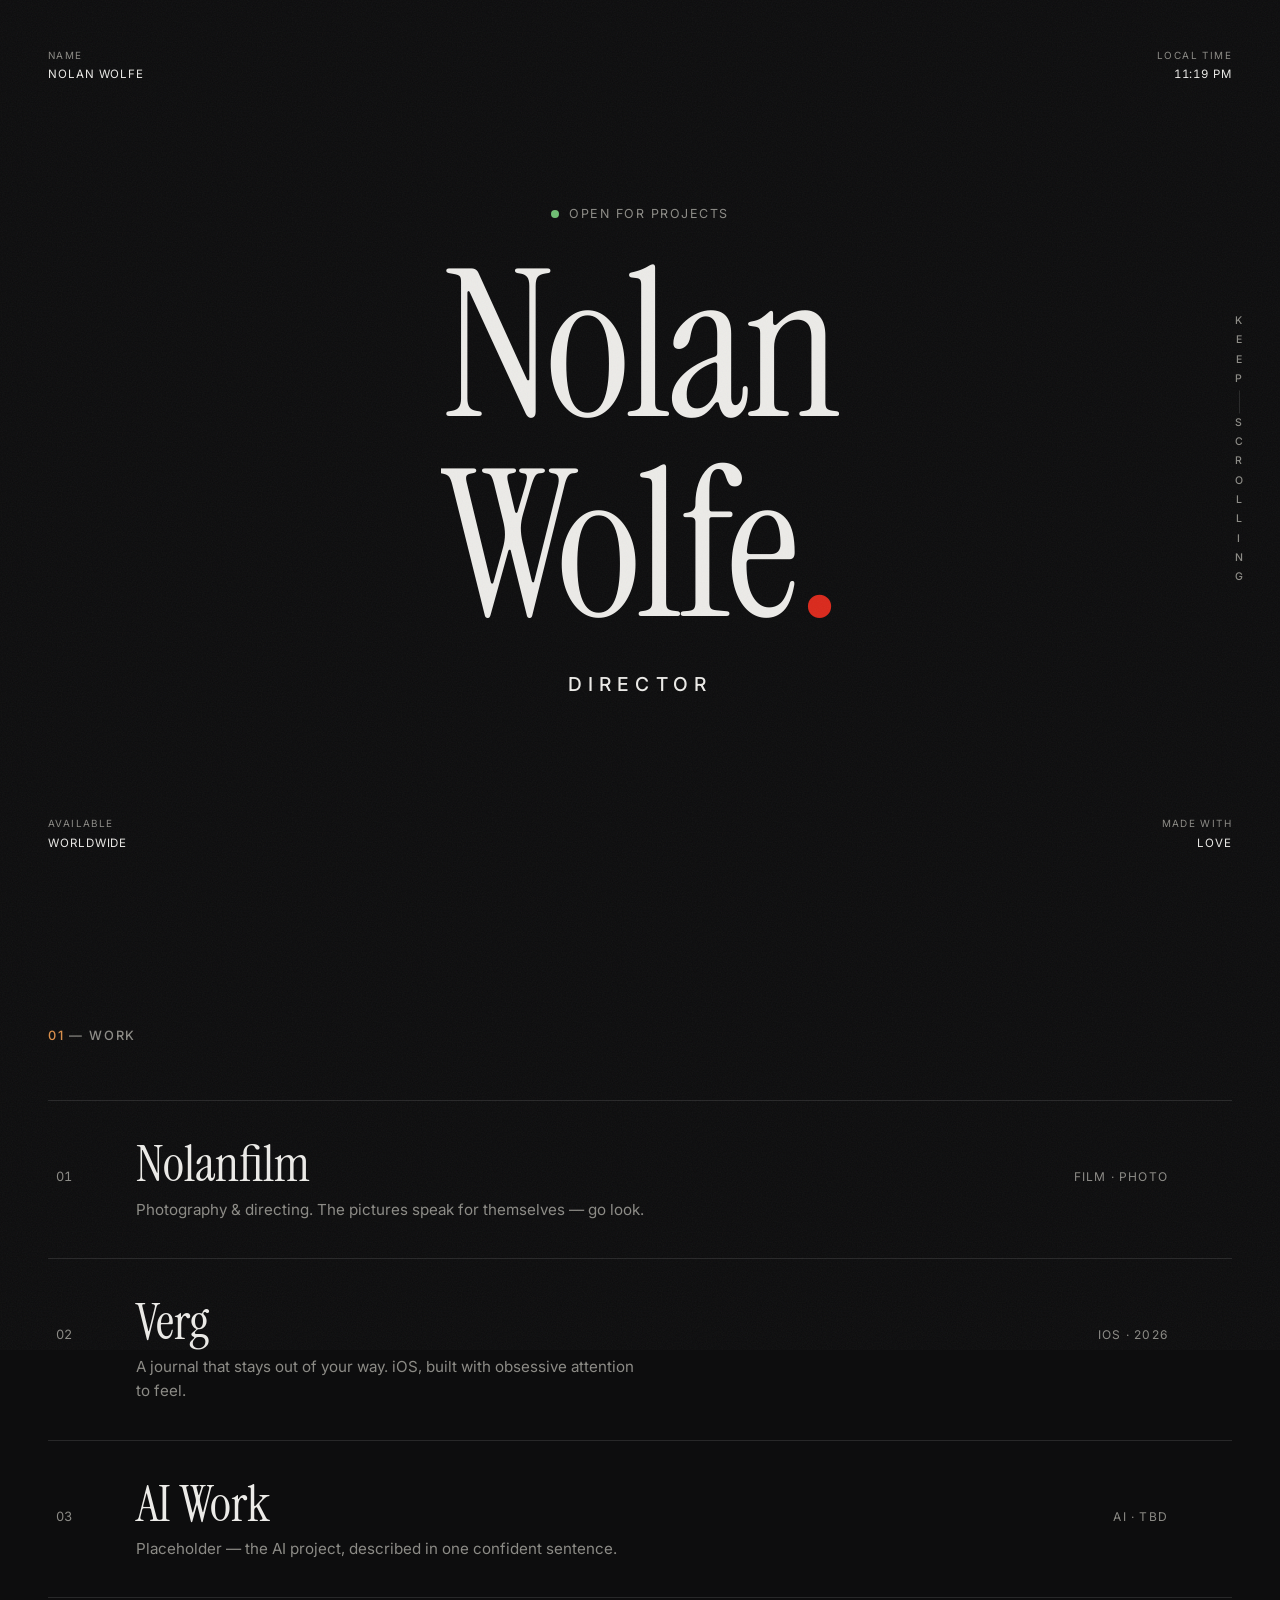
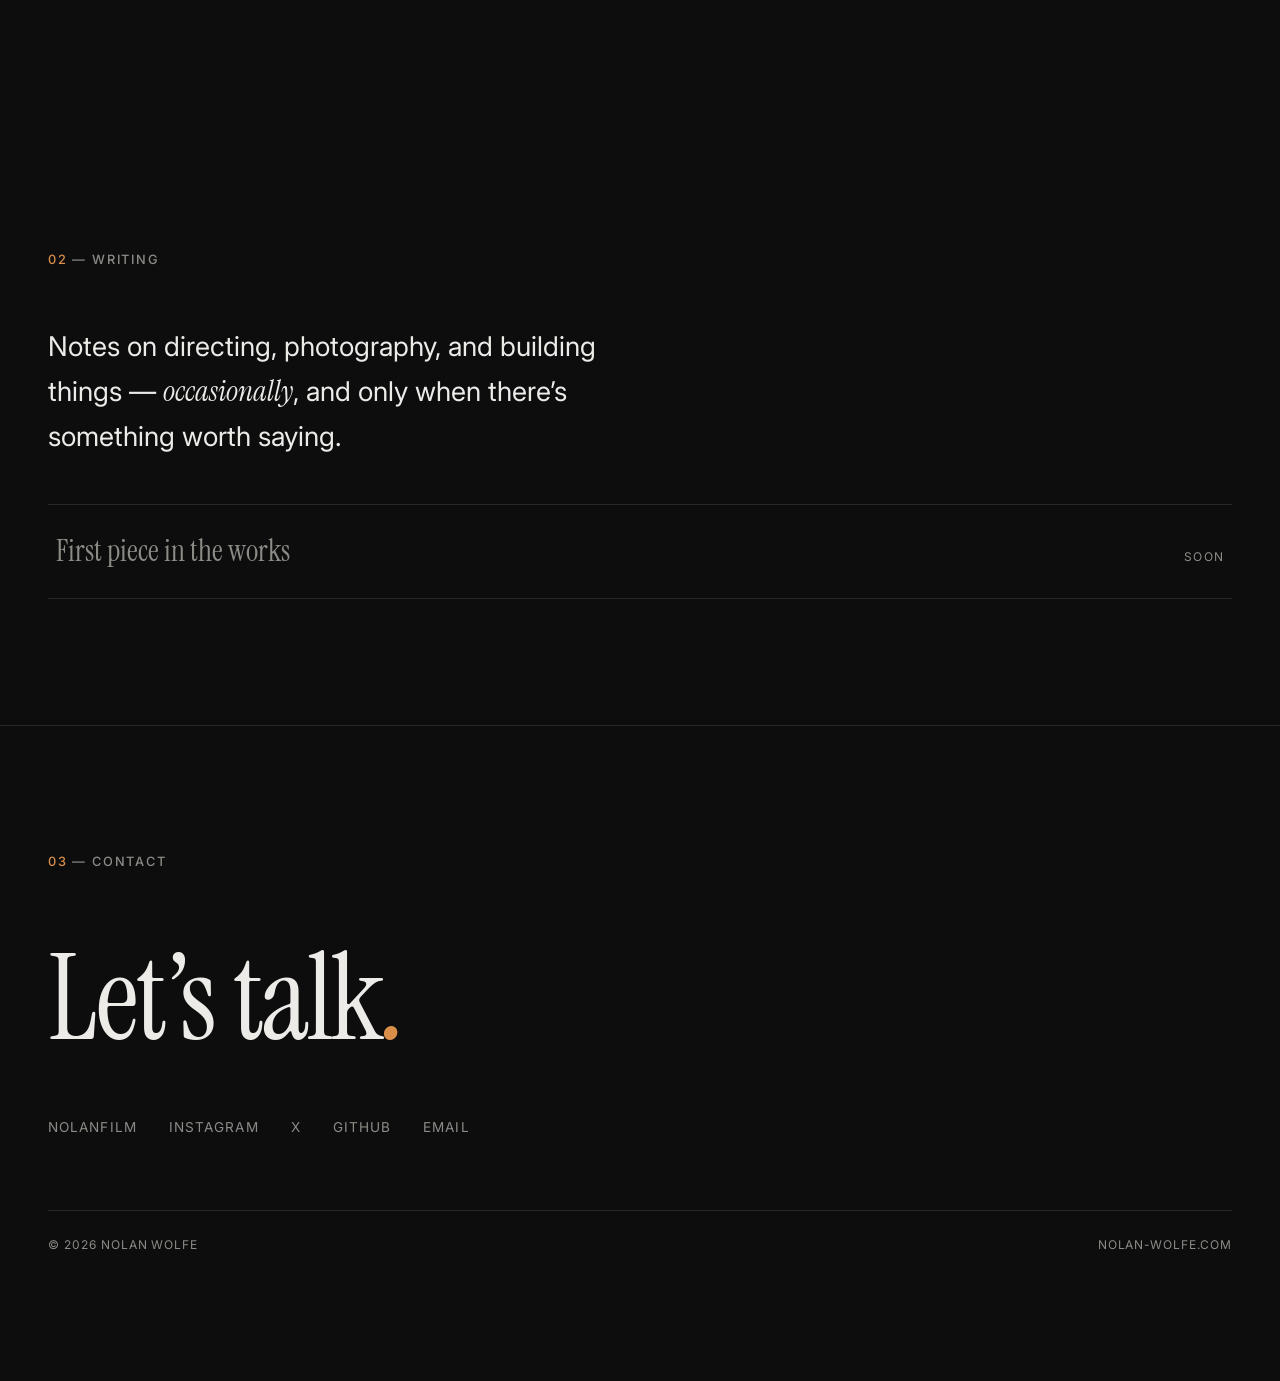
<file: index.html>
<!doctype html>
<html lang="en">
<head>
  <meta charset="utf-8" />
  <meta name="viewport" content="width=device-width, initial-scale=1" />
  <title>Nolan Wolfe — Director &amp; Photographer</title>
  <meta name="description" content="Nolan Wolfe is a director and photographer — and builder of thoughtful software. Open for projects." />

  <meta property="og:title" content="Nolan Wolfe — Director & Photographer" />
  <meta property="og:description" content="Director & photographer. Builder of thoughtful software. Open for projects." />
  <meta property="og:url" content="https://nolan-wolfe.com" />
  <meta property="og:type" content="website" />

  <link rel="preconnect" href="https://fonts.googleapis.com" />
  <link rel="preconnect" href="https://fonts.gstatic.com" crossorigin />
  <link
    href="https://fonts.googleapis.com/css2?family=Instrument+Serif:ital@0;1&family=Inter:wght@400;500;600&display=swap"
    rel="stylesheet"
  />
  <link rel="stylesheet" href="css/style.css" />
  <link rel="icon" href="data:image/svg+xml,<svg xmlns='http://www.w3.org/2000/svg' viewBox='0 0 100 100'><text y='.9em' font-size='90'>◆</text></svg>" />
</head>
<body>

  <div class="grain" aria-hidden="true"></div>
  <div class="cursor" aria-hidden="true"></div>

  <!-- vertical scroll cue, espegren-style -->
  <div class="scroll-cue" id="scroll-cue" aria-hidden="true">
    <span>k</span><span>e</span><span>e</span><span>p</span>
    <span class="scroll-cue__gap"></span>
    <span>s</span><span>c</span><span>r</span><span>o</span><span>l</span><span>l</span><span>i</span><span>n</span><span>g</span>
  </div>

  <main id="top">

    <!-- ============ THE CARD ============ -->
    <section class="card">

      <!-- corner metadata -->
      <div class="card__corner card__corner--tl">
        <span class="corner-label">Name</span>
        <span>Nolan Wolfe</span>
      </div>
      <div class="card__corner card__corner--tr">
        <span class="corner-label">Local time</span>
        <span id="local-time">--:--</span>
      </div>
      <div class="card__corner card__corner--bl">
        <span class="corner-label">Available</span>
        <span>Worldwide</span>
      </div>
      <div class="card__corner card__corner--br">
        <span class="corner-label">Made with</span>
        <span>Love</span>
      </div>

      <!-- center of the card -->
      <div class="card__center">
        <p class="card__status">
          <span class="dot" aria-hidden="true"></span> Open for projects
        </p>

        <h1 class="card__name">
          <span class="line"><span class="line__inner">Nolan</span></span>
          <span class="line"><span class="line__inner">Wolfe<em class="accent-red">.</em></span></span>
        </h1>

        <p class="card__role">
          <span class="line"><span class="line__inner">Director</span></span>
        </p>
      </div>
    </section>

    <!-- ============ WORK ============ -->
    <section class="work" id="work">
      <h2 class="section-label" data-reveal><span class="accent">01</span> — Work</h2>

      <ul class="work__list">
        <li class="work__item" data-reveal>
          <a class="work__link" href="https://nolanfilm.com" data-cursor target="_blank" rel="noopener">
            <span class="work__index">01</span>
            <span class="work__body">
              <span class="work__title">Nolanfilm</span>
              <span class="work__desc">Photography &amp; directing. The pictures speak for themselves — go look.</span>
            </span>
            <span class="work__tag">Film · Photo</span>
            <span class="work__arrow" aria-hidden="true">↗</span>
          </a>
        </li>

        <li class="work__item" data-reveal>
          <a class="work__link" href="#" data-cursor> <!-- TODO: Verg App Store / site link -->
            <span class="work__index">02</span>
            <span class="work__body">
              <span class="work__title">Verg</span>
              <span class="work__desc">A journal that stays out of your way. iOS, built with obsessive attention to feel.</span>
            </span>
            <span class="work__tag">iOS · 2026</span>
            <span class="work__arrow" aria-hidden="true">↗</span>
          </a>
        </li>

        <li class="work__item" data-reveal>
          <a class="work__link" href="#" data-cursor> <!-- TODO: AI project link + real one-liner -->
            <span class="work__index">03</span>
            <span class="work__body">
              <span class="work__title">AI Work</span>
              <span class="work__desc">Placeholder — the AI project, described in one confident sentence.</span>
            </span>
            <span class="work__tag">AI · TBD</span>
            <span class="work__arrow" aria-hidden="true">↗</span>
          </a>
        </li>
      </ul>
    </section>

    <!-- ============ WRITING ============ -->
    <section class="writing" id="writing">
      <h2 class="section-label" data-reveal><span class="accent">02</span> — Writing</h2>

      <p class="writing__intro" data-reveal>
        Notes on directing, photography, and building things —
        <em>occasionally</em>, and only when there’s something worth saying.
      </p>

      <ul class="writing__list">
        <li class="writing__item writing__item--soon" data-reveal>
          <span class="writing__title">First piece in the works</span>
          <span class="writing__date">Soon</span>
        </li>
        <!-- Add articles like this (copy writing/template.html for the page):
        <li class="writing__item" data-reveal>
          <a class="writing__link" href="writing/my-article.html" data-cursor>
            <span class="writing__title">Article title</span>
            <span class="writing__date">Aug 2026</span>
          </a>
        </li>
        -->
      </ul>
    </section>

    <!-- ============ CONTACT ============ -->
    <footer class="contact" id="contact">
      <h2 class="section-label" data-reveal><span class="accent">03</span> — Contact</h2>

      <a class="contact__email" href="mailto:nwolfe707@gmail.com" data-reveal data-cursor>
        Let’s talk<em class="accent">.</em>
      </a>

      <ul class="contact__links" data-reveal>
        <li><a href="https://nolanfilm.com" data-cursor rel="me noopener" target="_blank">Nolanfilm</a></li>
        <li><a href="https://www.instagram.com/" data-cursor rel="me noopener" target="_blank">Instagram</a></li> <!-- TODO: profile URL -->
        <li><a href="https://x.com/" data-cursor rel="me noopener" target="_blank">X</a></li>                     <!-- TODO: profile URL -->
        <li><a href="https://github.com/" data-cursor rel="me noopener" target="_blank">GitHub</a></li>           <!-- TODO: profile URL -->
        <li><a href="mailto:nwolfe707@gmail.com" data-cursor>Email</a></li>
      </ul>

      <div class="contact__foot" data-reveal>
        <span>© <span id="year">2026</span> Nolan Wolfe</span>
        <span>nolan-wolfe.com</span>
      </div>
    </footer>

  </main>

  <script src="js/main.js"></script>
</body>
</html>
</file>
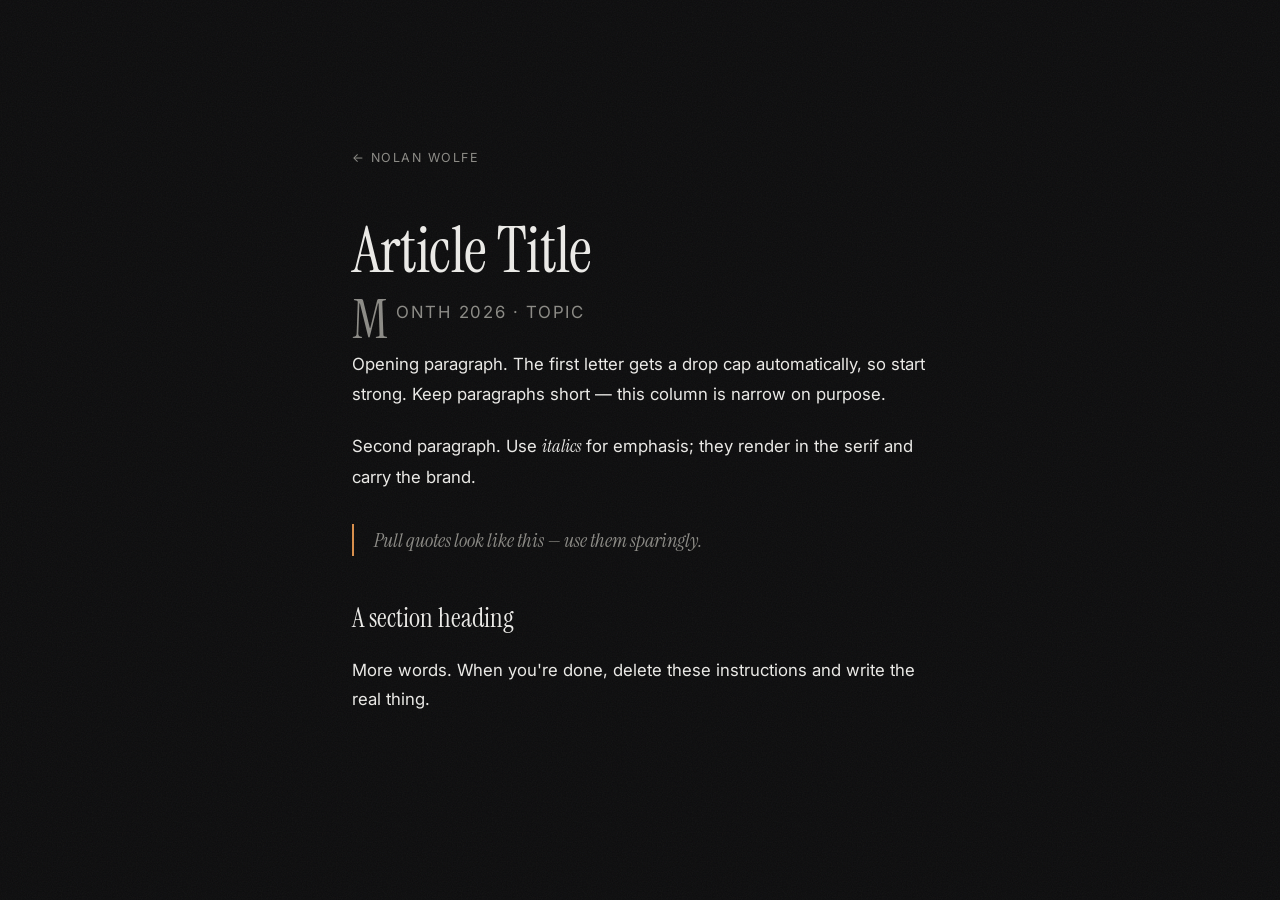
<file: writing/template.html>
<!doctype html>
<html lang="en">
<head>
  <meta charset="utf-8" />
  <meta name="viewport" content="width=device-width, initial-scale=1" />
  <!-- HOW TO USE: copy this file, rename it (e.g. on-directing.html),
       fill in title/meta/body, then add a list item in index.html's
       Writing section pointing to it. -->
  <title>Article Title — Nolan Wolfe</title>
  <meta name="description" content="One-sentence summary of the article." />

  <link rel="preconnect" href="https://fonts.googleapis.com" />
  <link rel="preconnect" href="https://fonts.gstatic.com" crossorigin />
  <link
    href="https://fonts.googleapis.com/css2?family=Instrument+Serif:ital@0;1&family=Inter:wght@400;500;600&display=swap"
    rel="stylesheet"
  />
  <link rel="stylesheet" href="../css/style.css" />
  <link rel="icon" href="data:image/svg+xml,<svg xmlns='http://www.w3.org/2000/svg' viewBox='0 0 100 100'><text y='.9em' font-size='90'>◆</text></svg>" />
</head>
<body>

  <div class="grain" aria-hidden="true"></div>
  <div class="cursor" aria-hidden="true"></div>

  <main>
    <article class="article">
      <a class="article__back" href="../index.html#writing" data-cursor>← Nolan Wolfe</a>

      <h1>Article Title</h1>
      <p class="article__meta">Month 2026 · Topic</p>

      <p>
        Opening paragraph. The first letter gets a drop cap automatically, so
        start strong. Keep paragraphs short — this column is narrow on purpose.
      </p>

      <p>
        Second paragraph. Use <em>italics</em> for emphasis; they render in the
        serif and carry the brand.
      </p>

      <blockquote>
        Pull quotes look like this — use them sparingly.
      </blockquote>

      <h2>A section heading</h2>

      <p>
        More words. When you're done, delete these instructions and write the
        real thing.
      </p>
    </article>
  </main>

  <script src="../js/main.js"></script>
</body>
</html>
</file>
<file: css/style.css>
/* ============================================================
   nolan-wolfe.com — a digital business card
   near-black, type-first, corner metadata, quiet luxury
   ============================================================ */

:root {
  --bg: #0d0d0e;
  --bg-raise: #151517;
  --ink: #ecebe8;
  --muted: #8c8b86;
  --hairline: rgba(236, 235, 232, 0.12);
  --accent: #d98e4a;
  --leica-red: #da291c;

  --font-body: "Inter", -apple-system, BlinkMacSystemFont, "Segoe UI", sans-serif;
  --font-display: "Instrument Serif", Georgia, serif;

  --space: clamp(1.25rem, 4vw, 3rem);
  --ease-out: cubic-bezier(0.22, 1, 0.36, 1);
}

* { margin: 0; padding: 0; box-sizing: border-box; }

html {
  scroll-behavior: smooth;
  scrollbar-color: var(--muted) var(--bg);
}

body {
  background: var(--bg);
  color: var(--ink);
  font-family: var(--font-body);
  font-size: 1rem;
  line-height: 1.6;
  -webkit-font-smoothing: antialiased;
  overflow-x: hidden;
}

::selection { background: var(--accent); color: var(--bg); }

a { color: inherit; text-decoration: none; }

em { font-family: var(--font-display); font-style: italic; font-size: 1.08em; }
.accent { color: var(--accent); }
.accent-red { color: var(--leica-red); font-style: normal; }

/* ---------- grain overlay ---------- */
.grain {
  position: fixed;
  inset: -50%;
  width: 200%;
  height: 200%;
  pointer-events: none;
  z-index: 50;
  opacity: 0.05;
  background-image: url("data:image/svg+xml,%3Csvg xmlns='http://www.w3.org/2000/svg' width='200' height='200'%3E%3Cfilter id='n'%3E%3CfeTurbulence type='fractalNoise' baseFrequency='0.8' numOctaves='3' stitchTiles='stitch'/%3E%3C/filter%3E%3Crect width='100%25' height='100%25' filter='url(%23n)'/%3E%3C/svg%3E");
  animation: grain 1.2s steps(4) infinite;
}
@keyframes grain {
  0%   { transform: translate(0, 0); }
  25%  { transform: translate(-2%, 3%); }
  50%  { transform: translate(3%, -2%); }
  75%  { transform: translate(-3%, -3%); }
  100% { transform: translate(2%, 2%); }
}

/* ---------- custom cursor ---------- */
.cursor {
  position: fixed;
  top: 0;
  left: 0;
  width: 10px;
  height: 10px;
  border-radius: 50%;
  background: var(--ink);
  pointer-events: none;
  z-index: 100;
  transform: translate(-50%, -50%);
  transition: width 0.25s var(--ease-out), height 0.25s var(--ease-out),
              background 0.25s, opacity 0.3s;
  opacity: 0;
  mix-blend-mode: difference;
}
.cursor.is-visible { opacity: 1; }
.cursor.is-hover { width: 44px; height: 44px; background: #fff; }
@media (pointer: coarse) { .cursor { display: none; } }

/* ---------- vertical scroll cue (espegren-style) ---------- */
.scroll-cue {
  position: fixed;
  right: calc(var(--space) * 0.75);
  top: 50%;
  transform: translateY(-50%);
  z-index: 30;
  display: flex;
  flex-direction: column;
  align-items: center;
  gap: 0.15rem;
  font-size: 0.66rem;
  font-weight: 500;
  letter-spacing: 0.1em;
  text-transform: uppercase;
  color: var(--muted);
  transition: opacity 0.6s, transform 0.6s var(--ease-out);
}
.scroll-cue__gap { height: 1.4rem; width: 1px; background: var(--hairline); }
.scroll-cue span:not(.scroll-cue__gap) {
  opacity: 0;
  animation: cue-in 0.5s var(--ease-out) forwards;
}
.scroll-cue span:nth-child(1)  { animation-delay: 1.0s; }
.scroll-cue span:nth-child(2)  { animation-delay: 1.06s; }
.scroll-cue span:nth-child(3)  { animation-delay: 1.12s; }
.scroll-cue span:nth-child(4)  { animation-delay: 1.18s; }
.scroll-cue span:nth-child(6)  { animation-delay: 1.3s; }
.scroll-cue span:nth-child(7)  { animation-delay: 1.36s; }
.scroll-cue span:nth-child(8)  { animation-delay: 1.42s; }
.scroll-cue span:nth-child(9)  { animation-delay: 1.48s; }
.scroll-cue span:nth-child(10) { animation-delay: 1.54s; }
.scroll-cue span:nth-child(11) { animation-delay: 1.6s; }
.scroll-cue span:nth-child(12) { animation-delay: 1.66s; }
.scroll-cue span:nth-child(13) { animation-delay: 1.72s; }
.scroll-cue span:nth-child(14) { animation-delay: 1.78s; }
@keyframes cue-in { to { opacity: 1; } }
.scroll-cue.is-hidden { opacity: 0; transform: translateY(-40%); pointer-events: none; }
@media (max-width: 640px) { .scroll-cue { display: none; } }

/* ---------- the card ---------- */
.card {
  position: relative;
  min-height: 100svh;
  display: flex;
  align-items: center;
  justify-content: center;
  padding: var(--space);
}

.card__corner {
  position: absolute;
  display: flex;
  flex-direction: column;
  gap: 0.1rem;
  font-size: 0.72rem;
  letter-spacing: 0.08em;
  text-transform: uppercase;
  opacity: 0;
  animation: corner-in 1s var(--ease-out) 0.9s forwards;
}
.corner-label { color: var(--muted); font-size: 0.62rem; letter-spacing: 0.14em; }
.card__corner--tl { top: var(--space); left: var(--space); }
.card__corner--tr { top: var(--space); right: var(--space); text-align: right; font-variant-numeric: tabular-nums; }
.card__corner--bl { bottom: var(--space); left: var(--space); }
.card__corner--br { bottom: var(--space); right: var(--space); text-align: right; }
@keyframes corner-in { to { opacity: 1; } }

@media (max-width: 640px) {
  .card__corner--tr, .card__corner--br { text-align: right; }
  .card__corner { font-size: 0.66rem; }
}

.card__center { text-align: center; }

.card__status {
  display: inline-flex;
  align-items: center;
  gap: 0.6rem;
  font-size: 0.78rem;
  letter-spacing: 0.12em;
  text-transform: uppercase;
  color: var(--muted);
  margin-bottom: 1.75rem;
  opacity: 0;
  animation: corner-in 1s var(--ease-out) 0.7s forwards;
}
.dot {
  width: 8px;
  height: 8px;
  border-radius: 50%;
  background: #6fbf73;
  box-shadow: 0 0 0 0 rgba(111, 191, 115, 0.6);
  animation: pulse 2.4s infinite;
}
@keyframes pulse {
  0%   { box-shadow: 0 0 0 0 rgba(111, 191, 115, 0.55); }
  70%  { box-shadow: 0 0 0 12px rgba(111, 191, 115, 0); }
  100% { box-shadow: 0 0 0 0 rgba(111, 191, 115, 0); }
}

.card__name {
  font-family: var(--font-display);
  font-weight: 400;
  font-size: clamp(4.5rem, 16vw, 13rem);
  line-height: 0.92;
  letter-spacing: -0.02em;
}

.line { display: block; overflow: hidden; }
.line__inner {
  display: inline-block;
  transform: translateY(110%);
  animation: rise 1.1s var(--ease-out) forwards;
}
.card__name .line:nth-child(2) .line__inner { animation-delay: 0.12s; }

.card__role {
  margin-top: 1.6rem;
  font-size: clamp(0.95rem, 2vw, 1.2rem);
  font-weight: 500;
  letter-spacing: 0.32em;
  text-transform: uppercase;
}
.card__role .line__inner { animation-delay: 0.3s; }

@keyframes rise { to { transform: translateY(0); } }

/* ---------- shared section shell ---------- */
main > section:not(.card), main > footer {
  padding: clamp(5rem, 14vh, 9rem) var(--space);
  max-width: 84rem;
  margin: 0 auto;
}

.section-label {
  font-size: 0.8rem;
  font-weight: 500;
  letter-spacing: 0.14em;
  text-transform: uppercase;
  color: var(--muted);
  margin-bottom: clamp(2.5rem, 6vh, 4rem);
}

/* ---------- work ---------- */
.work__list { list-style: none; border-top: 1px solid var(--hairline); }

.work__link {
  display: grid;
  grid-template-columns: 3.5rem 1fr auto 2rem;
  align-items: baseline;
  gap: 1.5rem;
  padding: clamp(1.6rem, 4vh, 2.4rem) 0.5rem;
  border-bottom: 1px solid var(--hairline);
  transition: background 0.35s, padding-left 0.35s var(--ease-out);
}
.work__link:hover { background: var(--bg-raise); padding-left: 1.25rem; }

.work__index {
  font-size: 0.8rem;
  color: var(--muted);
  font-variant-numeric: tabular-nums;
}
.work__title {
  display: block;
  font-family: var(--font-display);
  font-size: clamp(1.9rem, 4.5vw, 3.2rem);
  line-height: 1.05;
  transition: color 0.3s;
}
.work__link:hover .work__title { color: var(--accent); }
.work__desc {
  display: block;
  margin-top: 0.4rem;
  max-width: 32rem;
  color: var(--muted);
  font-size: 0.95rem;
}
.work__tag {
  font-size: 0.75rem;
  letter-spacing: 0.1em;
  text-transform: uppercase;
  color: var(--muted);
  white-space: nowrap;
}
.work__arrow {
  font-size: 1.3rem;
  color: var(--muted);
  transform: translate(-6px, 6px);
  opacity: 0;
  transition: transform 0.35s var(--ease-out), opacity 0.35s, color 0.3s;
}
.work__link:hover .work__arrow {
  transform: translate(0, 0);
  opacity: 1;
  color: var(--accent);
}

@media (max-width: 640px) {
  .work__link { grid-template-columns: 2rem 1fr; }
  .work__tag, .work__arrow { display: none; }
}

/* ---------- writing ---------- */
.writing__intro {
  font-size: clamp(1.2rem, 2.4vw, 1.7rem);
  max-width: 38rem;
  margin-bottom: clamp(2rem, 5vh, 3rem);
}

.writing__list { list-style: none; border-top: 1px solid var(--hairline); }

.writing__item { border-bottom: 1px solid var(--hairline); }

.writing__link,
.writing__item--soon {
  display: flex;
  justify-content: space-between;
  align-items: baseline;
  gap: 1.5rem;
  padding: 1.4rem 0.5rem;
  transition: background 0.35s, padding-left 0.35s var(--ease-out);
}
.writing__link:hover { background: var(--bg-raise); padding-left: 1.25rem; }
.writing__link:hover .writing__title { color: var(--accent); }

.writing__title {
  font-family: var(--font-display);
  font-size: clamp(1.3rem, 2.6vw, 1.9rem);
  transition: color 0.3s;
}
.writing__item--soon .writing__title { color: var(--muted); }
.writing__date {
  font-size: 0.75rem;
  letter-spacing: 0.1em;
  text-transform: uppercase;
  color: var(--muted);
  white-space: nowrap;
}

/* ---------- contact / footer ---------- */
.contact { border-top: 1px solid var(--hairline); }

.contact__email {
  display: inline-block;
  font-family: var(--font-display);
  font-size: clamp(3rem, 10vw, 7.5rem);
  line-height: 1.05;
  letter-spacing: -0.02em;
  transition: color 0.35s;
}
.contact__email:hover { color: var(--accent); }

.contact__links {
  list-style: none;
  display: flex;
  flex-wrap: wrap;
  gap: 0.75rem 2rem;
  margin-top: clamp(2.5rem, 6vh, 4rem);
  font-size: 0.85rem;
  letter-spacing: 0.08em;
  text-transform: uppercase;
}
.contact__links a {
  color: var(--muted);
  padding: 0.25rem 0;
  border-bottom: 1px solid transparent;
  transition: color 0.3s, border-color 0.3s;
}
.contact__links a:hover { color: var(--ink); border-color: var(--accent); }

.contact__foot {
  display: flex;
  justify-content: space-between;
  gap: 1rem;
  margin-top: clamp(3rem, 8vh, 5rem);
  padding-top: 1.5rem;
  border-top: 1px solid var(--hairline);
  font-size: 0.75rem;
  letter-spacing: 0.08em;
  text-transform: uppercase;
  color: var(--muted);
}

/* ---------- article pages (writing/) ---------- */
.article {
  max-width: 42rem;
  margin: 0 auto;
  padding: clamp(6rem, 16vh, 10rem) var(--space) clamp(4rem, 10vh, 6rem);
}
.article__back {
  display: inline-block;
  font-size: 0.78rem;
  letter-spacing: 0.12em;
  text-transform: uppercase;
  color: var(--muted);
  margin-bottom: 3rem;
  transition: color 0.3s;
}
.article__back:hover { color: var(--accent); }
.article h1 {
  font-family: var(--font-display);
  font-weight: 400;
  font-size: clamp(2.4rem, 6vw, 4rem);
  line-height: 1.1;
  letter-spacing: -0.01em;
  margin-bottom: 0.75rem;
}
.article__meta {
  font-size: 0.78rem;
  letter-spacing: 0.1em;
  text-transform: uppercase;
  color: var(--muted);
  margin-bottom: 3rem;
}
.article p { margin-bottom: 1.4rem; font-size: 1.05rem; line-height: 1.75; }
.article p:first-of-type::first-letter {
  font-family: var(--font-display);
  font-size: 3.2em;
  float: left;
  line-height: 0.85;
  padding-right: 0.12em;
}
.article h2 {
  font-family: var(--font-display);
  font-weight: 400;
  font-size: 1.7rem;
  margin: 2.5rem 0 1rem;
}
.article blockquote {
  border-left: 2px solid var(--accent);
  padding-left: 1.25rem;
  margin: 2rem 0;
  color: var(--muted);
  font-family: var(--font-display);
  font-style: italic;
  font-size: 1.25rem;
}

/* ---------- reveal on scroll ---------- */
[data-reveal] {
  opacity: 0;
  transform: translateY(28px);
  transition: opacity 0.9s var(--ease-out), transform 0.9s var(--ease-out);
}
[data-reveal].is-in { opacity: 1; transform: translateY(0); }

/* ---------- reduced motion ---------- */
@media (prefers-reduced-motion: reduce) {
  html { scroll-behavior: auto; }
  .grain, .dot { animation: none; }
  .line__inner { animation: none; transform: none; }
  .card__corner, .card__status { animation: none; opacity: 1; }
  .scroll-cue span:not(.scroll-cue__gap) { animation: none; opacity: 1; }
  [data-reveal] { opacity: 1; transform: none; transition: none; }
  .cursor { display: none; }
}
</file>
